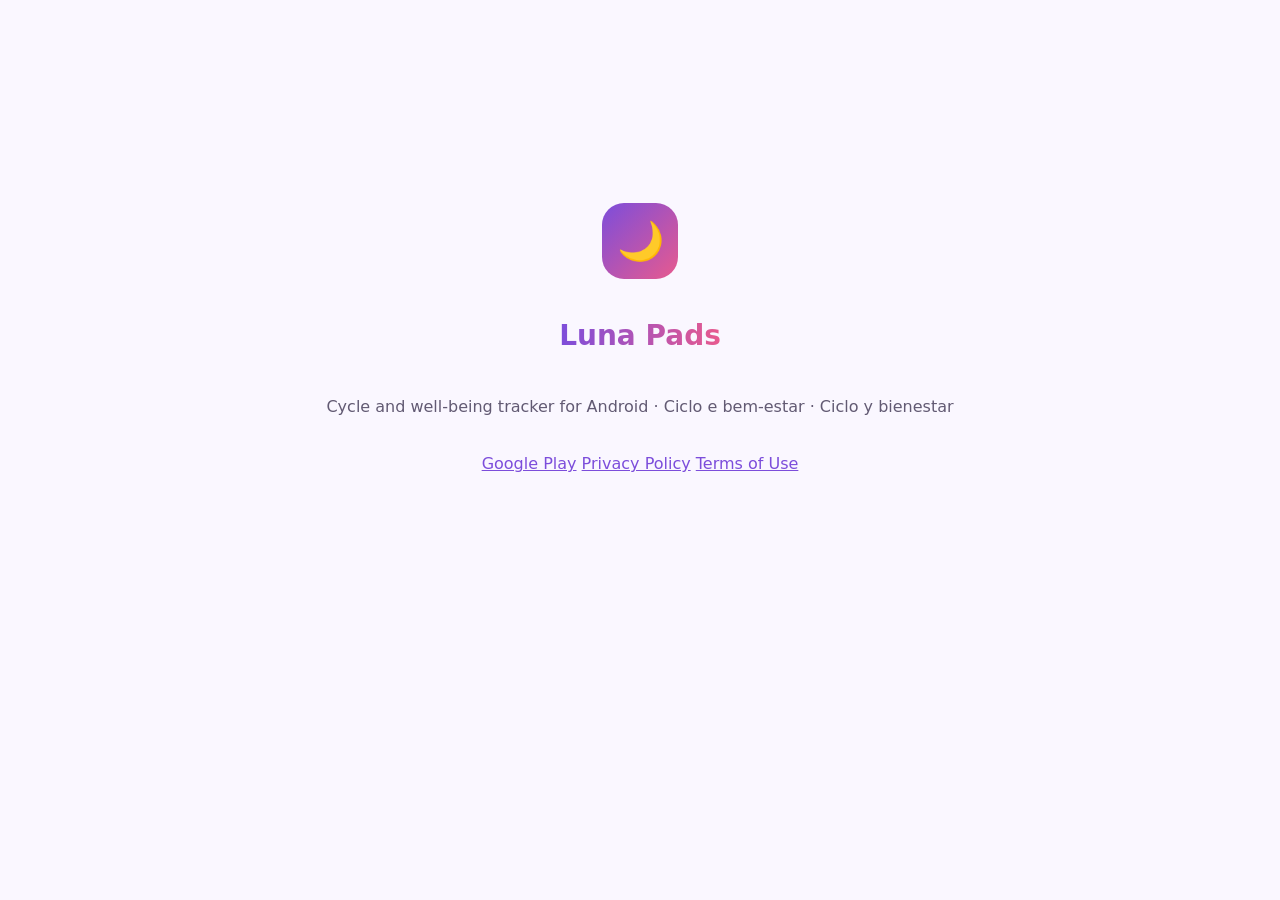
<file: index.html>
<!doctype html>
<html lang="en">
<head>
<meta charset="utf-8">
<meta name="viewport" content="width=device-width, initial-scale=1">
<title>Luna Pads</title>
<link rel="stylesheet" href="style.css">
</head>
<body>
<main class="hero">
  <div class="moon">🌙</div>
  <h1>Luna Pads</h1>
  <p class="muted">Cycle and well-being tracker for Android · Ciclo e bem-estar · Ciclo y bienestar</p>
  <p>
    <a href="https://play.google.com/store/apps/details?id=apps.henrcxs.lunapads">Google Play</a>
    <a href="privacy.html">Privacy Policy</a>
    <a href="terms.html">Terms of Use</a>
  </p>
</main>
</body>
</html>
</file>
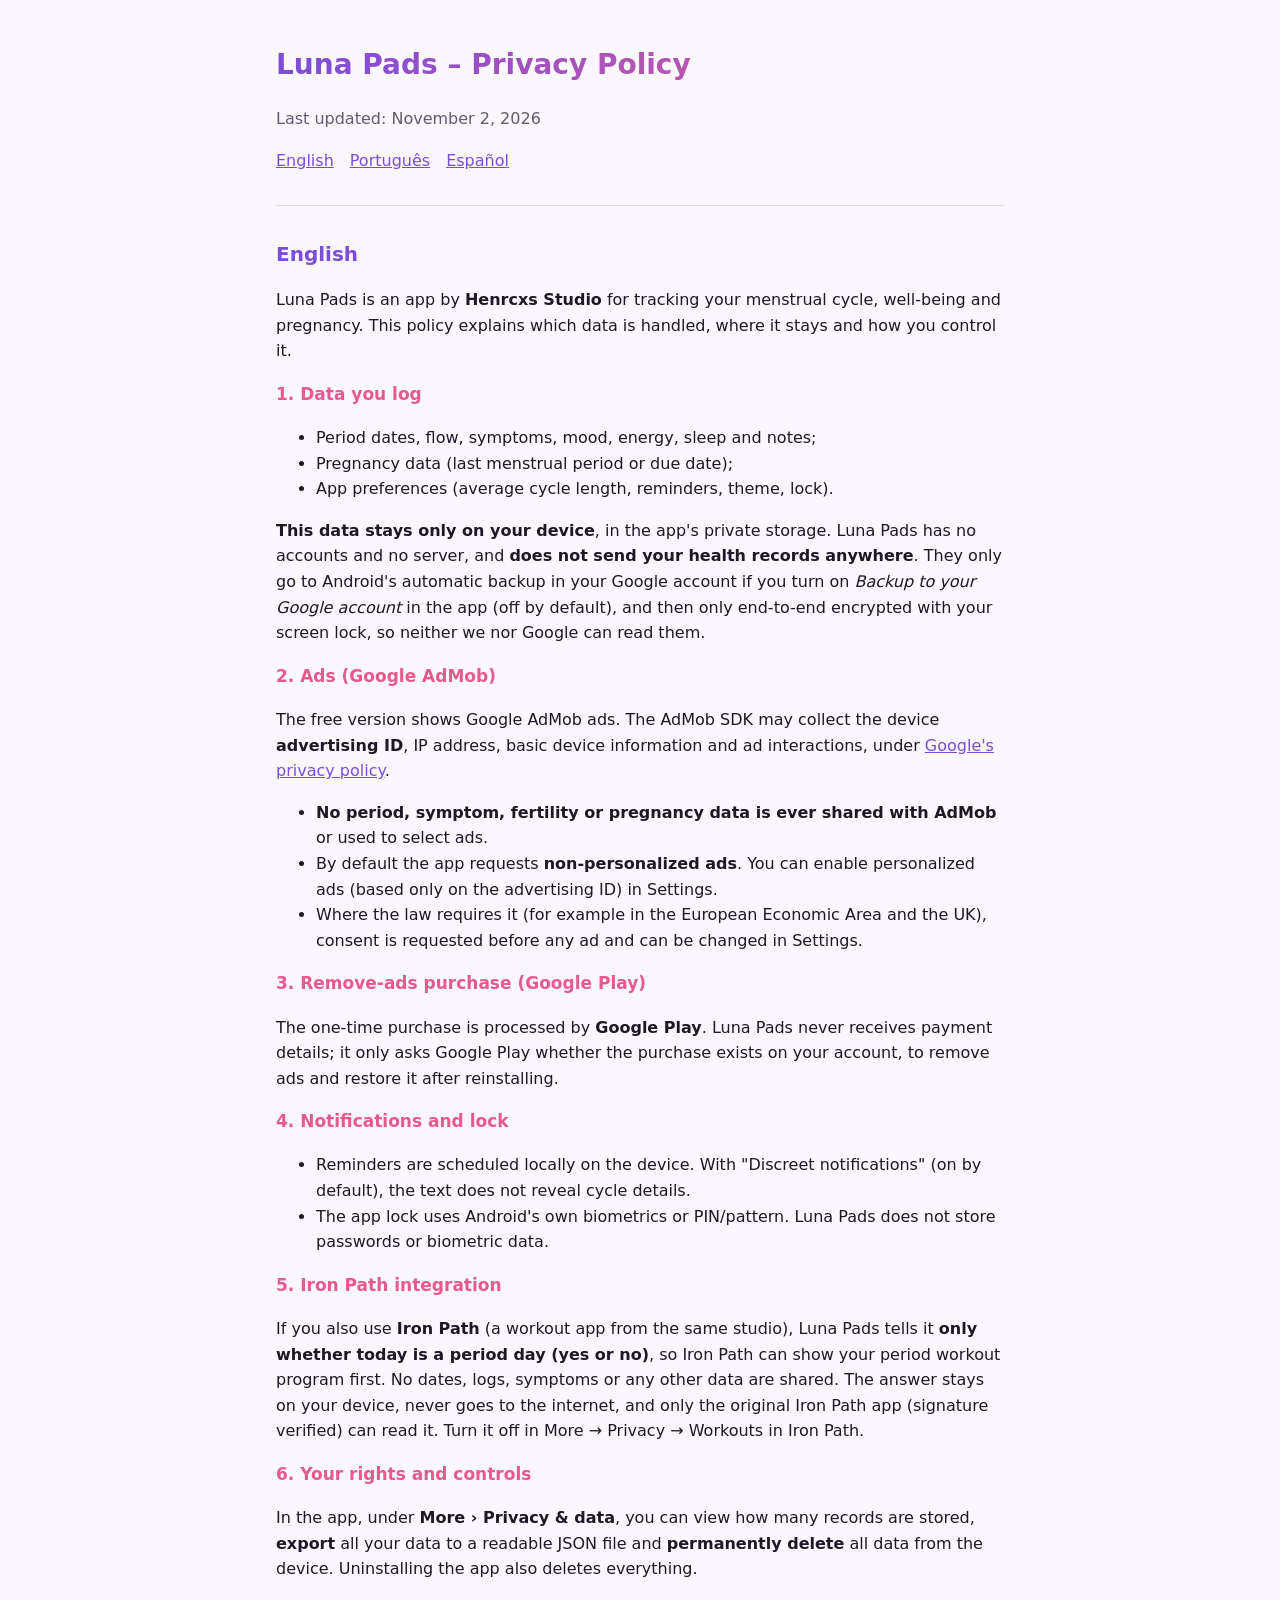
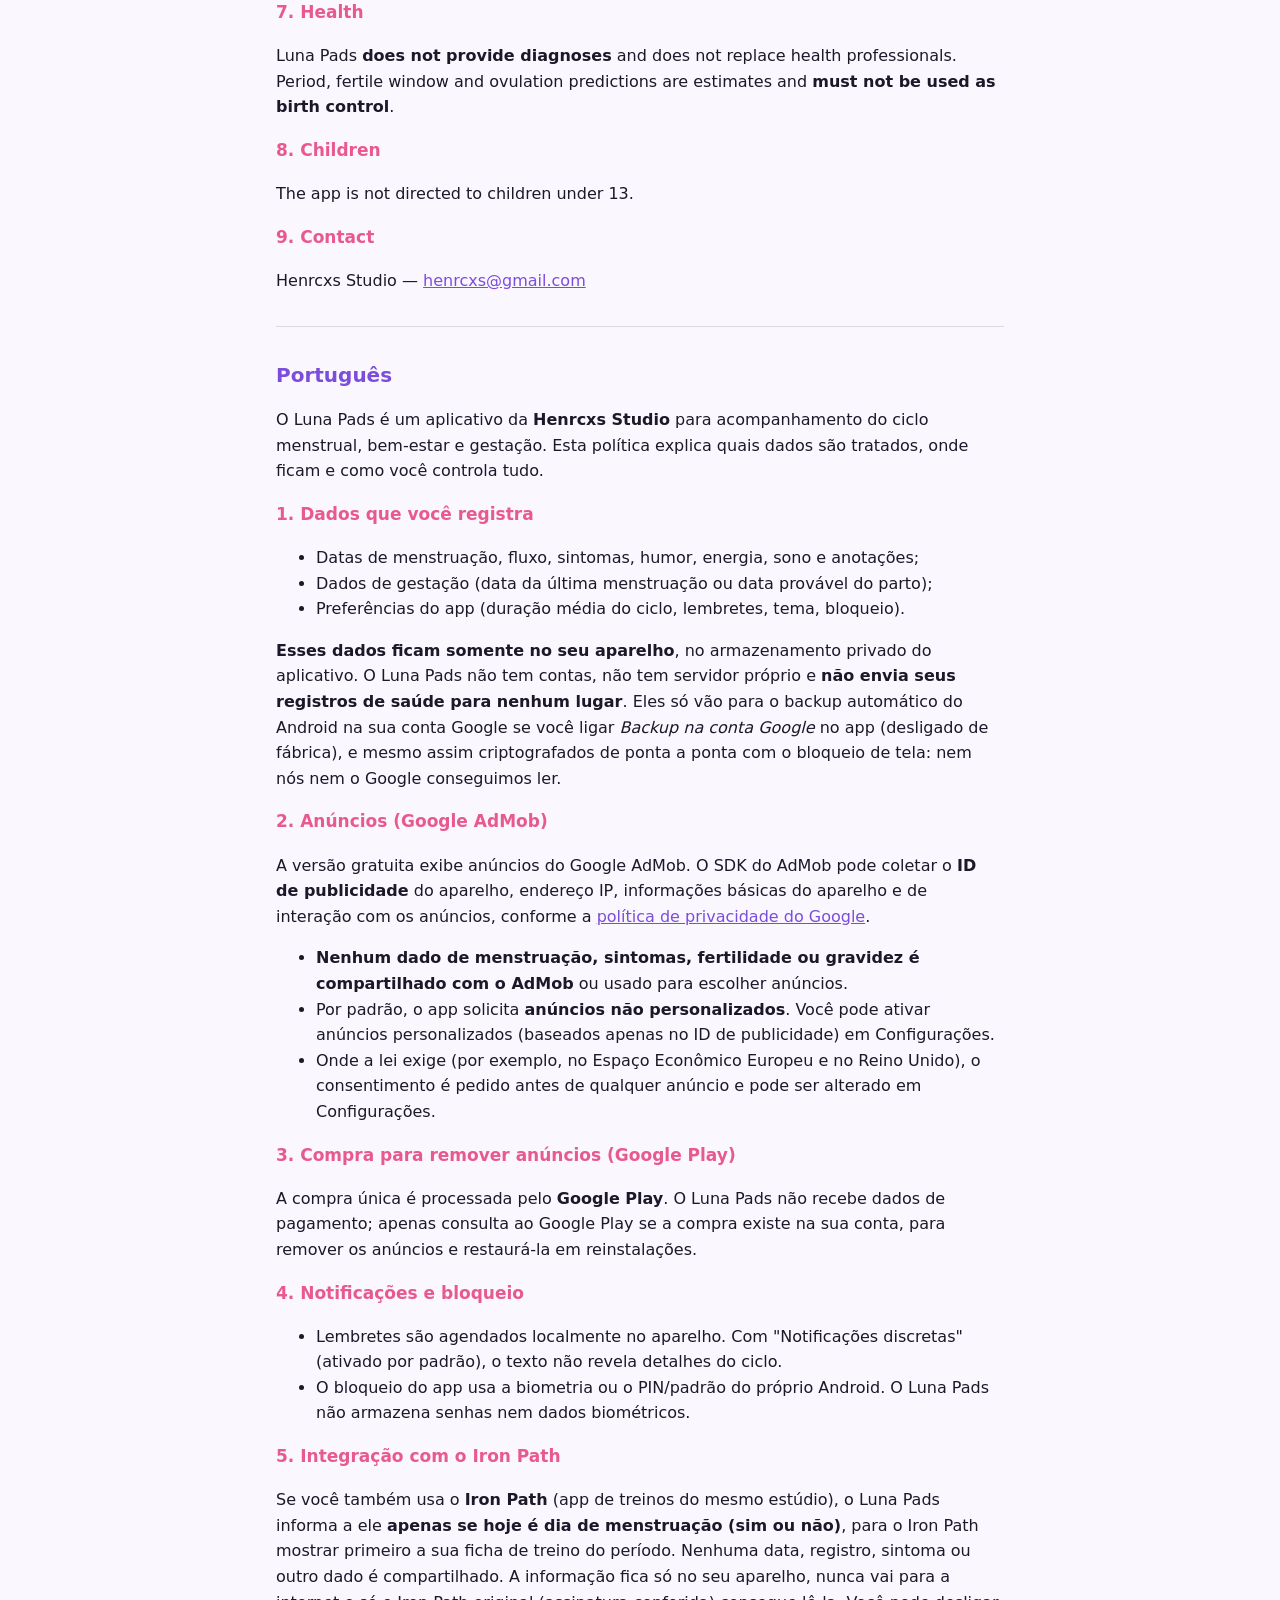
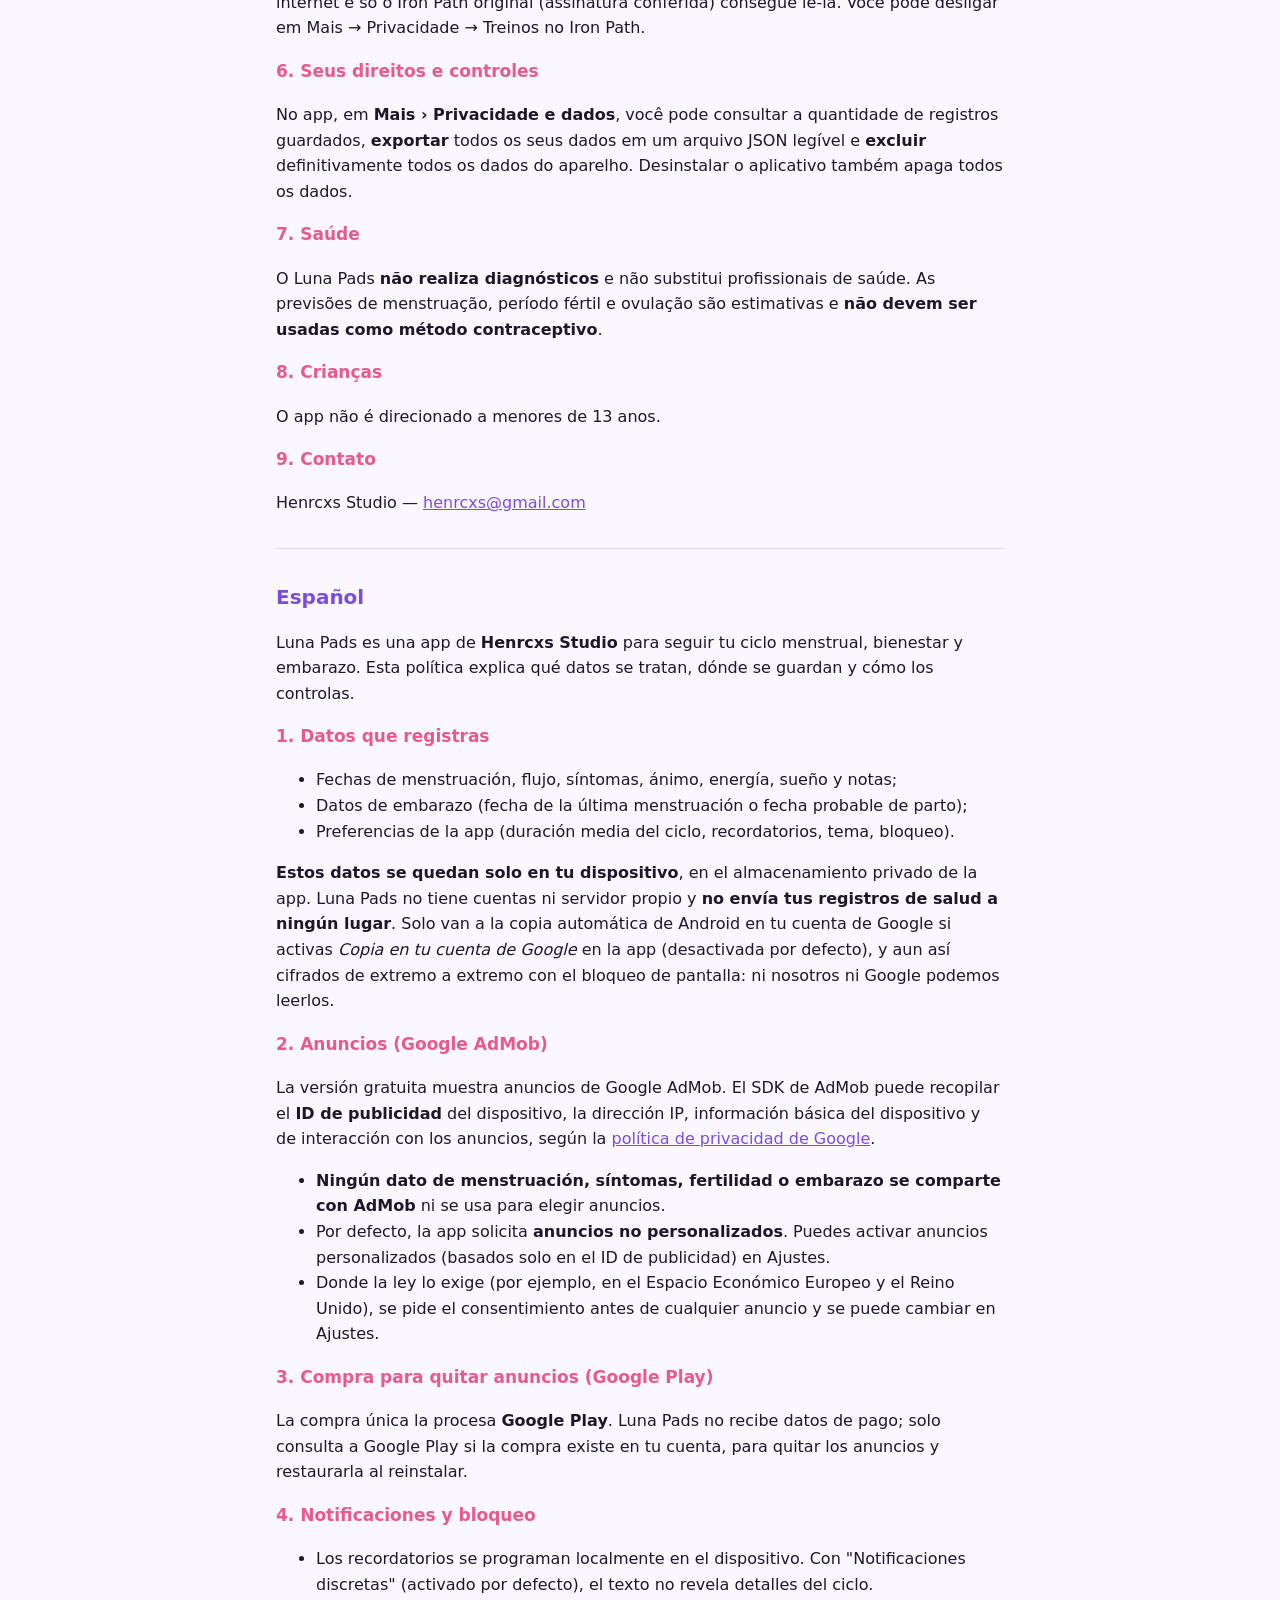
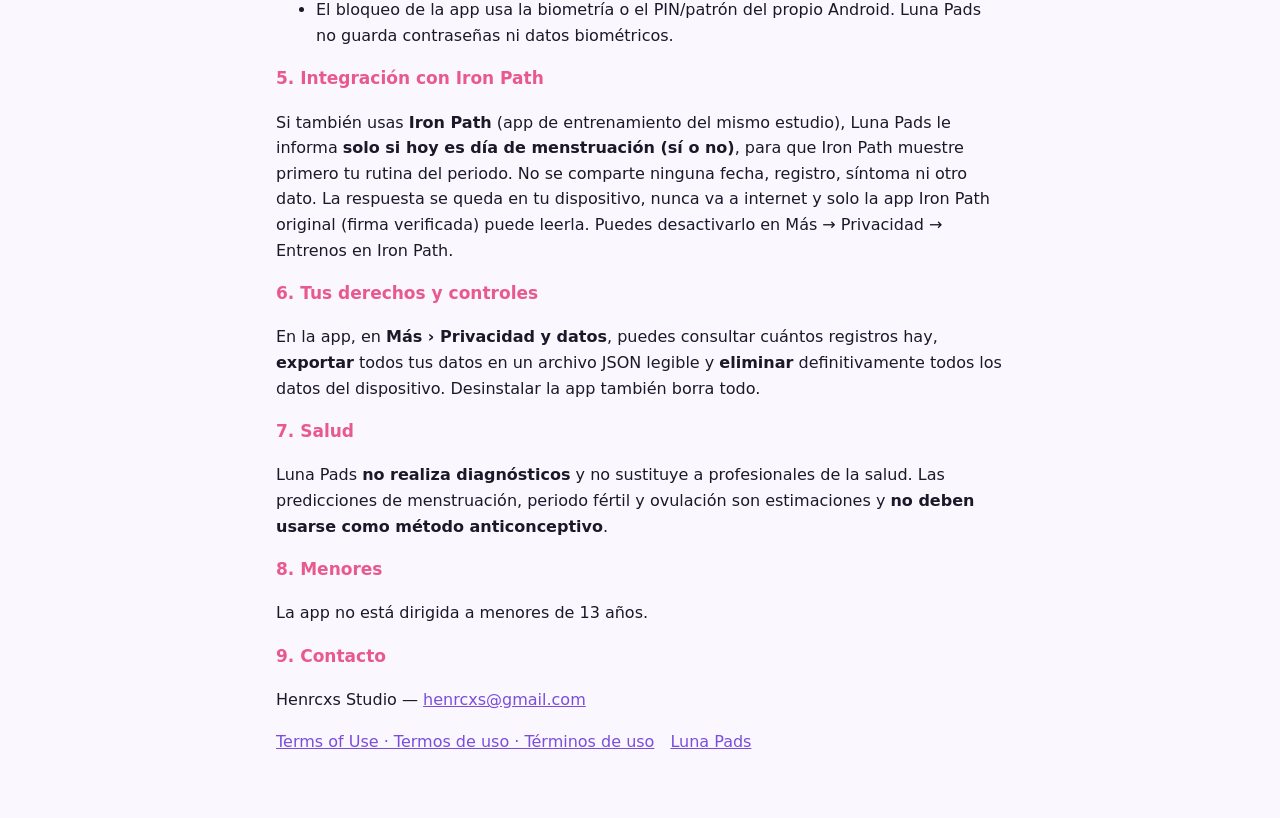
<file: privacy.html>
<!doctype html>
<html lang="en">
<head>
<meta charset="utf-8">
<meta name="viewport" content="width=device-width, initial-scale=1">
<title>Luna Pads – Privacy Policy</title>
<link rel="stylesheet" href="style.css">
</head>
<body>
<main>
<h1>Luna Pads – Privacy Policy</h1>
<p class="muted">Last updated: November 2, 2026</p>
<nav><a href="#en">English</a><a href="#pt">Português</a><a href="#es">Español</a></nav>

<section id="en">
<h2>English</h2>
<p>Luna Pads is an app by <strong>Henrcxs Studio</strong> for tracking your menstrual cycle, well-being and pregnancy. This policy explains which data is handled, where it stays and how you control it.</p>
<h3>1. Data you log</h3>
<ul>
<li>Period dates, flow, symptoms, mood, energy, sleep and notes;</li>
<li>Pregnancy data (last menstrual period or due date);</li>
<li>App preferences (average cycle length, reminders, theme, lock).</li>
</ul>
<p><strong>This data stays only on your device</strong>, in the app's private storage. Luna Pads has no accounts and no server, and <strong>does not send your health records anywhere</strong>. They only go to Android's automatic backup in your Google account if you turn on <em>Backup to your Google account</em> in the app (off by default), and then only end-to-end encrypted with your screen lock, so neither we nor Google can read them.</p>
<h3>2. Ads (Google AdMob)</h3>
<p>The free version shows Google AdMob ads. The AdMob SDK may collect the device <strong>advertising ID</strong>, IP address, basic device information and ad interactions, under <a href="https://policies.google.com/privacy">Google's privacy policy</a>.</p>
<ul>
<li><strong>No period, symptom, fertility or pregnancy data is ever shared with AdMob</strong> or used to select ads.</li>
<li>By default the app requests <strong>non-personalized ads</strong>. You can enable personalized ads (based only on the advertising ID) in Settings.</li>
<li>Where the law requires it (for example in the European Economic Area and the UK), consent is requested before any ad and can be changed in Settings.</li>
</ul>
<h3>3. Remove-ads purchase (Google Play)</h3>
<p>The one-time purchase is processed by <strong>Google Play</strong>. Luna Pads never receives payment details; it only asks Google Play whether the purchase exists on your account, to remove ads and restore it after reinstalling.</p>
<h3>4. Notifications and lock</h3>
<ul>
<li>Reminders are scheduled locally on the device. With "Discreet notifications" (on by default), the text does not reveal cycle details.</li>
<li>The app lock uses Android's own biometrics or PIN/pattern. Luna Pads does not store passwords or biometric data.</li>
</ul>
<h3>5. Iron Path integration</h3>
<p>If you also use <strong>Iron Path</strong> (a workout app from the same studio), Luna Pads tells it <strong>only whether today is a period day (yes or no)</strong>, so Iron Path can show your period workout program first. No dates, logs, symptoms or any other data are shared. The answer stays on your device, never goes to the internet, and only the original Iron Path app (signature verified) can read it. Turn it off in More → Privacy → Workouts in Iron Path.</p>
<h3>6. Your rights and controls</h3>
<p>In the app, under <strong>More › Privacy & data</strong>, you can view how many records are stored, <strong>export</strong> all your data to a readable JSON file and <strong>permanently delete</strong> all data from the device. Uninstalling the app also deletes everything.</p>
<h3>7. Health</h3>
<p>Luna Pads <strong>does not provide diagnoses</strong> and does not replace health professionals. Period, fertile window and ovulation predictions are estimates and <strong>must not be used as birth control</strong>.</p>
<h3>8. Children</h3>
<p>The app is not directed to children under 13.</p>
<h3>9. Contact</h3>
<p>Henrcxs Studio — <a href="mailto:henrcxs@gmail.com">henrcxs@gmail.com</a></p>
</section>

<section id="pt">
<h2>Português</h2>
<p>O Luna Pads é um aplicativo da <strong>Henrcxs Studio</strong> para acompanhamento do ciclo menstrual, bem-estar e gestação. Esta política explica quais dados são tratados, onde ficam e como você controla tudo.</p>
<h3>1. Dados que você registra</h3>
<ul>
<li>Datas de menstruação, fluxo, sintomas, humor, energia, sono e anotações;</li>
<li>Dados de gestação (data da última menstruação ou data provável do parto);</li>
<li>Preferências do app (duração média do ciclo, lembretes, tema, bloqueio).</li>
</ul>
<p><strong>Esses dados ficam somente no seu aparelho</strong>, no armazenamento privado do aplicativo. O Luna Pads não tem contas, não tem servidor próprio e <strong>não envia seus registros de saúde para nenhum lugar</strong>. Eles só vão para o backup automático do Android na sua conta Google se você ligar <em>Backup na conta Google</em> no app (desligado de fábrica), e mesmo assim criptografados de ponta a ponta com o bloqueio de tela: nem nós nem o Google conseguimos ler.</p>
<h3>2. Anúncios (Google AdMob)</h3>
<p>A versão gratuita exibe anúncios do Google AdMob. O SDK do AdMob pode coletar o <strong>ID de publicidade</strong> do aparelho, endereço IP, informações básicas do aparelho e de interação com os anúncios, conforme a <a href="https://policies.google.com/privacy?hl=pt-BR">política de privacidade do Google</a>.</p>
<ul>
<li><strong>Nenhum dado de menstruação, sintomas, fertilidade ou gravidez é compartilhado com o AdMob</strong> ou usado para escolher anúncios.</li>
<li>Por padrão, o app solicita <strong>anúncios não personalizados</strong>. Você pode ativar anúncios personalizados (baseados apenas no ID de publicidade) em Configurações.</li>
<li>Onde a lei exige (por exemplo, no Espaço Econômico Europeu e no Reino Unido), o consentimento é pedido antes de qualquer anúncio e pode ser alterado em Configurações.</li>
</ul>
<h3>3. Compra para remover anúncios (Google Play)</h3>
<p>A compra única é processada pelo <strong>Google Play</strong>. O Luna Pads não recebe dados de pagamento; apenas consulta ao Google Play se a compra existe na sua conta, para remover os anúncios e restaurá-la em reinstalações.</p>
<h3>4. Notificações e bloqueio</h3>
<ul>
<li>Lembretes são agendados localmente no aparelho. Com "Notificações discretas" (ativado por padrão), o texto não revela detalhes do ciclo.</li>
<li>O bloqueio do app usa a biometria ou o PIN/padrão do próprio Android. O Luna Pads não armazena senhas nem dados biométricos.</li>
</ul>
<h3>5. Integração com o Iron Path</h3>
<p>Se você também usa o <strong>Iron Path</strong> (app de treinos do mesmo estúdio), o Luna Pads informa a ele <strong>apenas se hoje é dia de menstruação (sim ou não)</strong>, para o Iron Path mostrar primeiro a sua ficha de treino do período. Nenhuma data, registro, sintoma ou outro dado é compartilhado. A informação fica só no seu aparelho, nunca vai para a internet e só o Iron Path original (assinatura conferida) consegue lê-la. Você pode desligar em Mais → Privacidade → Treinos no Iron Path.</p>
<h3>6. Seus direitos e controles</h3>
<p>No app, em <strong>Mais › Privacidade e dados</strong>, você pode consultar a quantidade de registros guardados, <strong>exportar</strong> todos os seus dados em um arquivo JSON legível e <strong>excluir</strong> definitivamente todos os dados do aparelho. Desinstalar o aplicativo também apaga todos os dados.</p>
<h3>7. Saúde</h3>
<p>O Luna Pads <strong>não realiza diagnósticos</strong> e não substitui profissionais de saúde. As previsões de menstruação, período fértil e ovulação são estimativas e <strong>não devem ser usadas como método contraceptivo</strong>.</p>
<h3>8. Crianças</h3>
<p>O app não é direcionado a menores de 13 anos.</p>
<h3>9. Contato</h3>
<p>Henrcxs Studio — <a href="mailto:henrcxs@gmail.com">henrcxs@gmail.com</a></p>
</section>

<section id="es">
<h2>Español</h2>
<p>Luna Pads es una app de <strong>Henrcxs Studio</strong> para seguir tu ciclo menstrual, bienestar y embarazo. Esta política explica qué datos se tratan, dónde se guardan y cómo los controlas.</p>
<h3>1. Datos que registras</h3>
<ul>
<li>Fechas de menstruación, flujo, síntomas, ánimo, energía, sueño y notas;</li>
<li>Datos de embarazo (fecha de la última menstruación o fecha probable de parto);</li>
<li>Preferencias de la app (duración media del ciclo, recordatorios, tema, bloqueo).</li>
</ul>
<p><strong>Estos datos se quedan solo en tu dispositivo</strong>, en el almacenamiento privado de la app. Luna Pads no tiene cuentas ni servidor propio y <strong>no envía tus registros de salud a ningún lugar</strong>. Solo van a la copia automática de Android en tu cuenta de Google si activas <em>Copia en tu cuenta de Google</em> en la app (desactivada por defecto), y aun así cifrados de extremo a extremo con el bloqueo de pantalla: ni nosotros ni Google podemos leerlos.</p>
<h3>2. Anuncios (Google AdMob)</h3>
<p>La versión gratuita muestra anuncios de Google AdMob. El SDK de AdMob puede recopilar el <strong>ID de publicidad</strong> del dispositivo, la dirección IP, información básica del dispositivo y de interacción con los anuncios, según la <a href="https://policies.google.com/privacy?hl=es">política de privacidad de Google</a>.</p>
<ul>
<li><strong>Ningún dato de menstruación, síntomas, fertilidad o embarazo se comparte con AdMob</strong> ni se usa para elegir anuncios.</li>
<li>Por defecto, la app solicita <strong>anuncios no personalizados</strong>. Puedes activar anuncios personalizados (basados solo en el ID de publicidad) en Ajustes.</li>
<li>Donde la ley lo exige (por ejemplo, en el Espacio Económico Europeo y el Reino Unido), se pide el consentimiento antes de cualquier anuncio y se puede cambiar en Ajustes.</li>
</ul>
<h3>3. Compra para quitar anuncios (Google Play)</h3>
<p>La compra única la procesa <strong>Google Play</strong>. Luna Pads no recibe datos de pago; solo consulta a Google Play si la compra existe en tu cuenta, para quitar los anuncios y restaurarla al reinstalar.</p>
<h3>4. Notificaciones y bloqueo</h3>
<ul>
<li>Los recordatorios se programan localmente en el dispositivo. Con "Notificaciones discretas" (activado por defecto), el texto no revela detalles del ciclo.</li>
<li>El bloqueo de la app usa la biometría o el PIN/patrón del propio Android. Luna Pads no guarda contraseñas ni datos biométricos.</li>
</ul>
<h3>5. Integración con Iron Path</h3>
<p>Si también usas <strong>Iron Path</strong> (app de entrenamiento del mismo estudio), Luna Pads le informa <strong>solo si hoy es día de menstruación (sí o no)</strong>, para que Iron Path muestre primero tu rutina del periodo. No se comparte ninguna fecha, registro, síntoma ni otro dato. La respuesta se queda en tu dispositivo, nunca va a internet y solo la app Iron Path original (firma verificada) puede leerla. Puedes desactivarlo en Más → Privacidad → Entrenos en Iron Path.</p>
<h3>6. Tus derechos y controles</h3>
<p>En la app, en <strong>Más › Privacidad y datos</strong>, puedes consultar cuántos registros hay, <strong>exportar</strong> todos tus datos en un archivo JSON legible y <strong>eliminar</strong> definitivamente todos los datos del dispositivo. Desinstalar la app también borra todo.</p>
<h3>7. Salud</h3>
<p>Luna Pads <strong>no realiza diagnósticos</strong> y no sustituye a profesionales de la salud. Las predicciones de menstruación, periodo fértil y ovulación son estimaciones y <strong>no deben usarse como método anticonceptivo</strong>.</p>
<h3>8. Menores</h3>
<p>La app no está dirigida a menores de 13 años.</p>
<h3>9. Contacto</h3>
<p>Henrcxs Studio — <a href="mailto:henrcxs@gmail.com">henrcxs@gmail.com</a></p>
</section>
<footer><p><a href="terms.html">Terms of Use · Termos de uso · Términos de uso</a><a href="index.html">Luna Pads</a></p></footer>
</main>
</body>
</html>
</file>
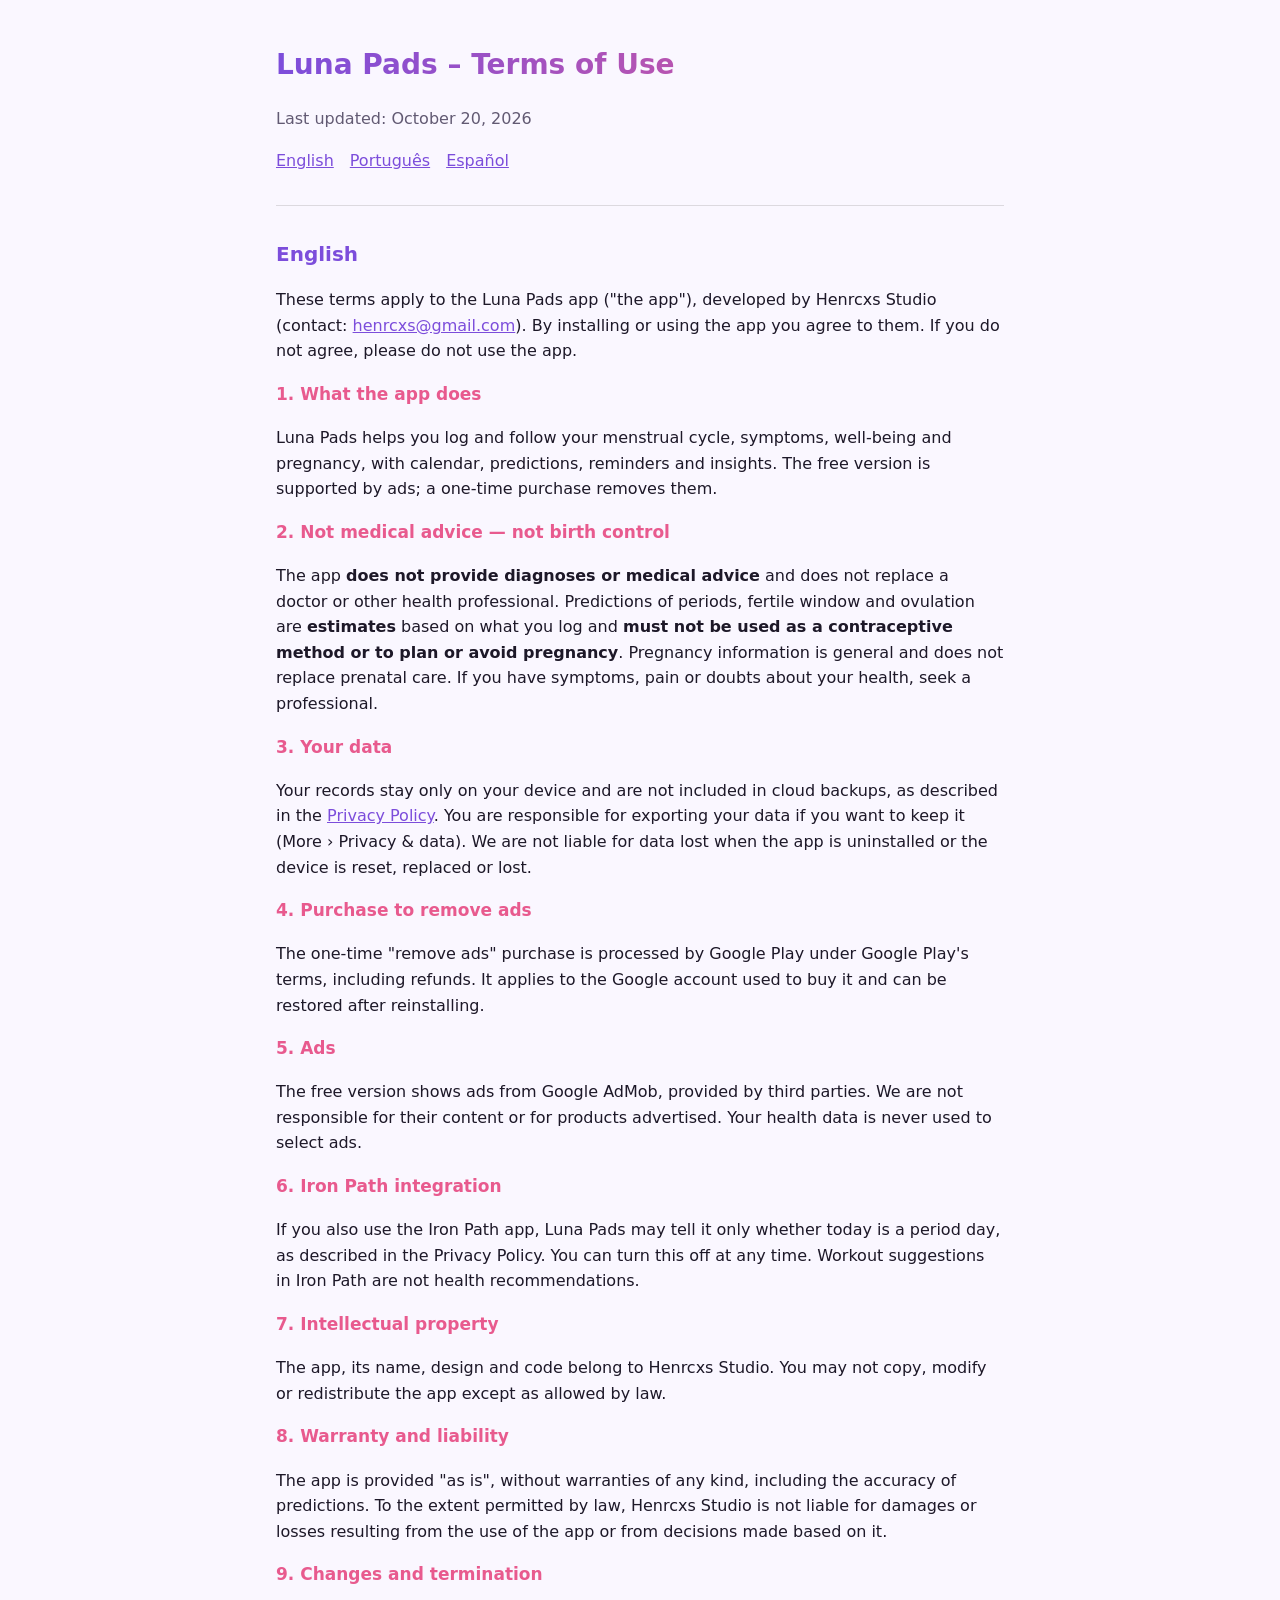
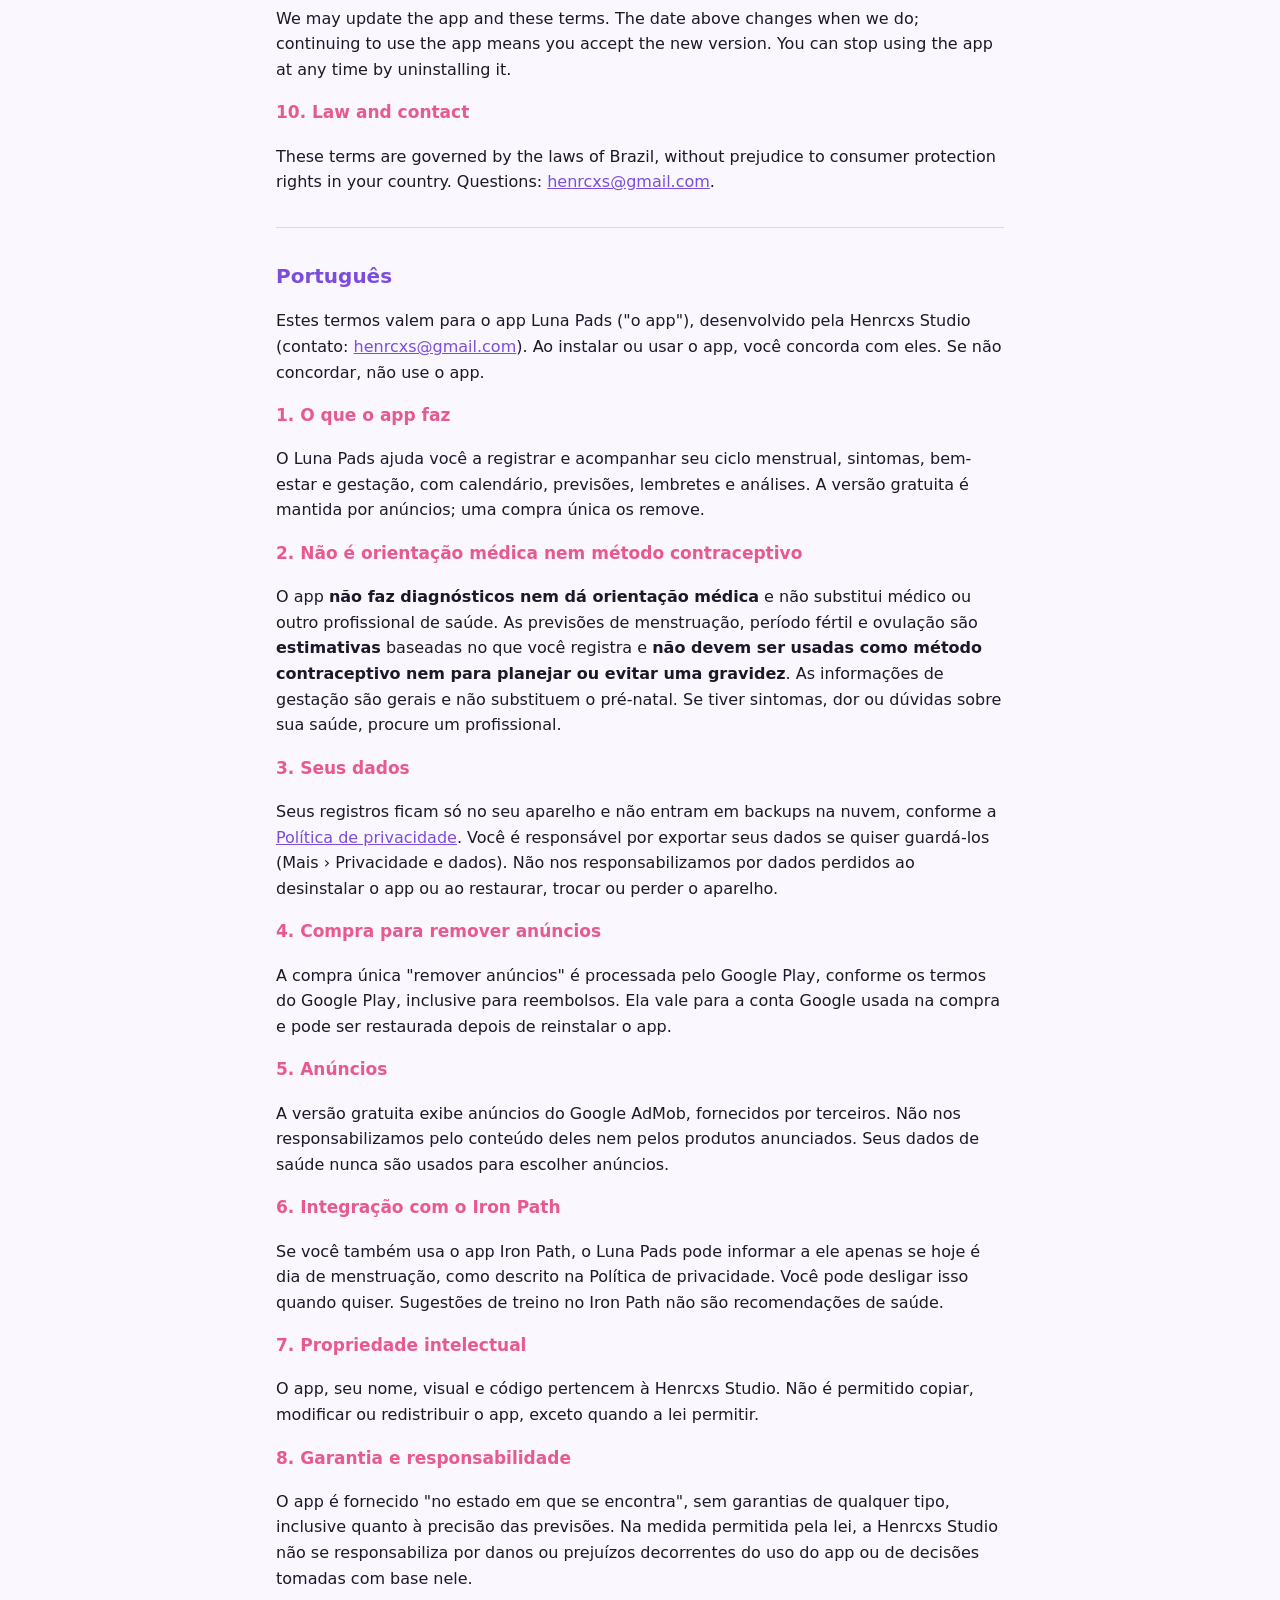
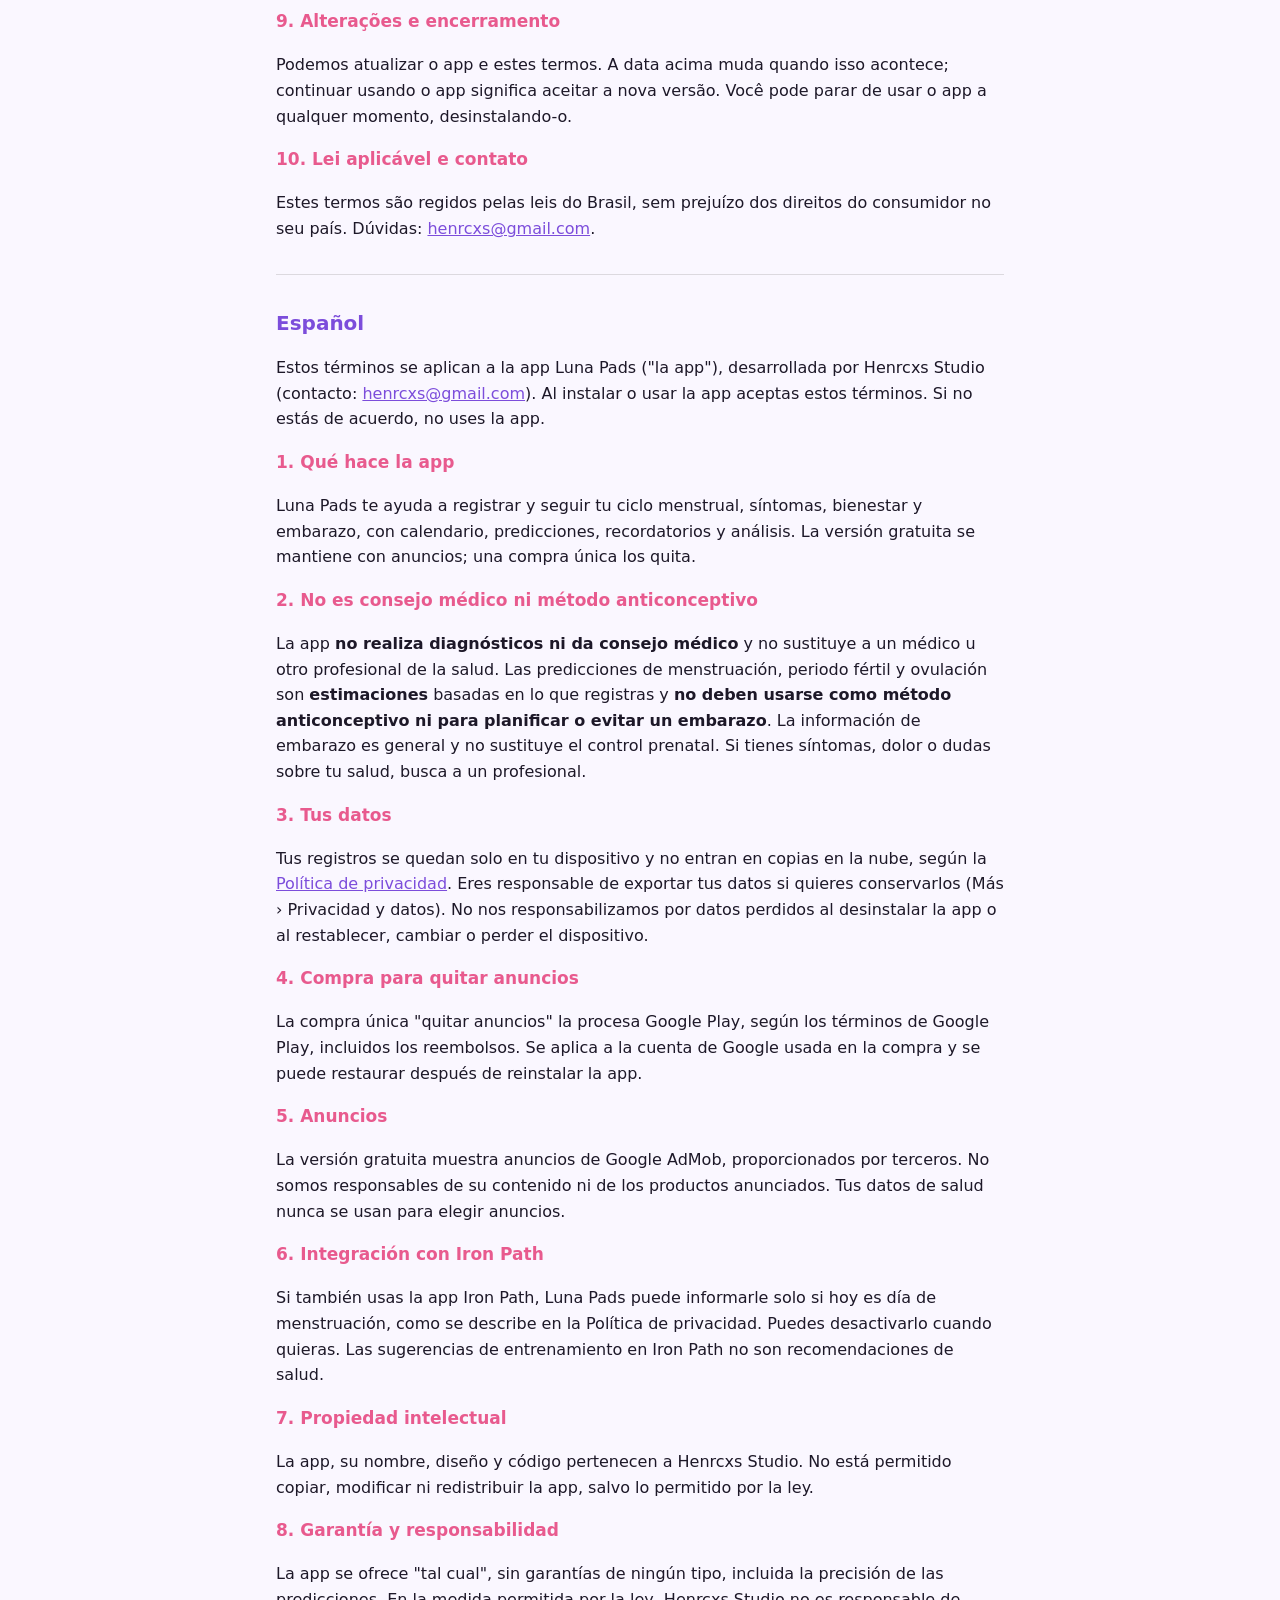
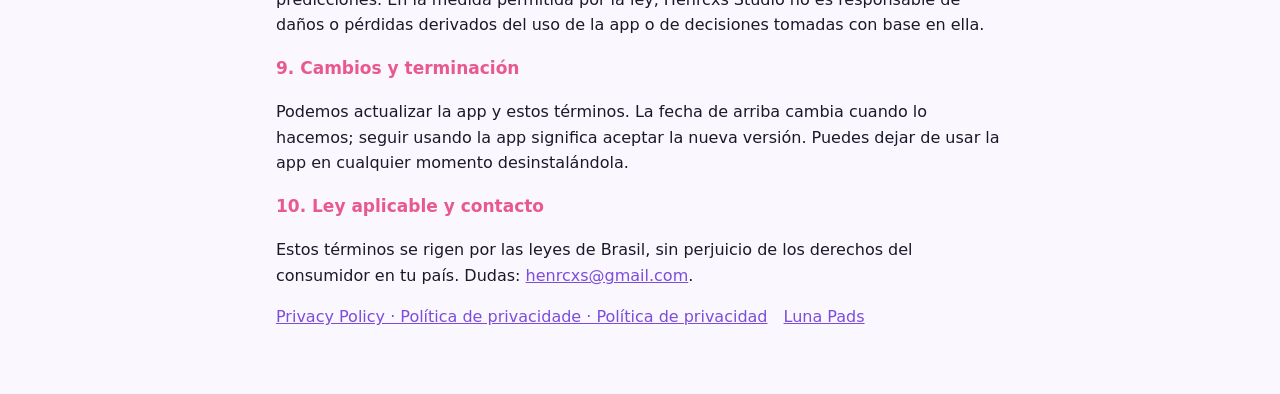
<file: terms.html>
<!doctype html>
<html lang="en">
<head>
<meta charset="utf-8">
<meta name="viewport" content="width=device-width, initial-scale=1">
<title>Luna Pads – Terms of Use</title>
<link rel="stylesheet" href="style.css">
</head>
<body>
<main>
<h1>Luna Pads – Terms of Use</h1>
<p class="muted">Last updated: October 20, 2026</p>
<nav><a href="#en">English</a><a href="#pt">Português</a><a href="#es">Español</a></nav>

<section id="en">
<h2>English</h2>
<p>These terms apply to the Luna Pads app ("the app"), developed by Henrcxs Studio (contact: <a href="mailto:henrcxs@gmail.com">henrcxs@gmail.com</a>). By installing or using the app you agree to them. If you do not agree, please do not use the app.</p>
<h3>1. What the app does</h3>
<p>Luna Pads helps you log and follow your menstrual cycle, symptoms, well-being and pregnancy, with calendar, predictions, reminders and insights. The free version is supported by ads; a one-time purchase removes them.</p>
<h3>2. Not medical advice — not birth control</h3>
<p>The app <strong>does not provide diagnoses or medical advice</strong> and does not replace a doctor or other health professional. Predictions of periods, fertile window and ovulation are <strong>estimates</strong> based on what you log and <strong>must not be used as a contraceptive method or to plan or avoid pregnancy</strong>. Pregnancy information is general and does not replace prenatal care. If you have symptoms, pain or doubts about your health, seek a professional.</p>
<h3>3. Your data</h3>
<p>Your records stay only on your device and are not included in cloud backups, as described in the <a href="privacy.html">Privacy Policy</a>. You are responsible for exporting your data if you want to keep it (More › Privacy & data). We are not liable for data lost when the app is uninstalled or the device is reset, replaced or lost.</p>
<h3>4. Purchase to remove ads</h3>
<p>The one-time "remove ads" purchase is processed by Google Play under Google Play's terms, including refunds. It applies to the Google account used to buy it and can be restored after reinstalling.</p>
<h3>5. Ads</h3>
<p>The free version shows ads from Google AdMob, provided by third parties. We are not responsible for their content or for products advertised. Your health data is never used to select ads.</p>
<h3>6. Iron Path integration</h3>
<p>If you also use the Iron Path app, Luna Pads may tell it only whether today is a period day, as described in the Privacy Policy. You can turn this off at any time. Workout suggestions in Iron Path are not health recommendations.</p>
<h3>7. Intellectual property</h3>
<p>The app, its name, design and code belong to Henrcxs Studio. You may not copy, modify or redistribute the app except as allowed by law.</p>
<h3>8. Warranty and liability</h3>
<p>The app is provided "as is", without warranties of any kind, including the accuracy of predictions. To the extent permitted by law, Henrcxs Studio is not liable for damages or losses resulting from the use of the app or from decisions made based on it.</p>
<h3>9. Changes and termination</h3>
<p>We may update the app and these terms. The date above changes when we do; continuing to use the app means you accept the new version. You can stop using the app at any time by uninstalling it.</p>
<h3>10. Law and contact</h3>
<p>These terms are governed by the laws of Brazil, without prejudice to consumer protection rights in your country. Questions: <a href="mailto:henrcxs@gmail.com">henrcxs@gmail.com</a>.</p>
</section>

<section id="pt">
<h2>Português</h2>
<p>Estes termos valem para o app Luna Pads ("o app"), desenvolvido pela Henrcxs Studio (contato: <a href="mailto:henrcxs@gmail.com">henrcxs@gmail.com</a>). Ao instalar ou usar o app, você concorda com eles. Se não concordar, não use o app.</p>
<h3>1. O que o app faz</h3>
<p>O Luna Pads ajuda você a registrar e acompanhar seu ciclo menstrual, sintomas, bem-estar e gestação, com calendário, previsões, lembretes e análises. A versão gratuita é mantida por anúncios; uma compra única os remove.</p>
<h3>2. Não é orientação médica nem método contraceptivo</h3>
<p>O app <strong>não faz diagnósticos nem dá orientação médica</strong> e não substitui médico ou outro profissional de saúde. As previsões de menstruação, período fértil e ovulação são <strong>estimativas</strong> baseadas no que você registra e <strong>não devem ser usadas como método contraceptivo nem para planejar ou evitar uma gravidez</strong>. As informações de gestação são gerais e não substituem o pré-natal. Se tiver sintomas, dor ou dúvidas sobre sua saúde, procure um profissional.</p>
<h3>3. Seus dados</h3>
<p>Seus registros ficam só no seu aparelho e não entram em backups na nuvem, conforme a <a href="privacy.html">Política de privacidade</a>. Você é responsável por exportar seus dados se quiser guardá-los (Mais › Privacidade e dados). Não nos responsabilizamos por dados perdidos ao desinstalar o app ou ao restaurar, trocar ou perder o aparelho.</p>
<h3>4. Compra para remover anúncios</h3>
<p>A compra única "remover anúncios" é processada pelo Google Play, conforme os termos do Google Play, inclusive para reembolsos. Ela vale para a conta Google usada na compra e pode ser restaurada depois de reinstalar o app.</p>
<h3>5. Anúncios</h3>
<p>A versão gratuita exibe anúncios do Google AdMob, fornecidos por terceiros. Não nos responsabilizamos pelo conteúdo deles nem pelos produtos anunciados. Seus dados de saúde nunca são usados para escolher anúncios.</p>
<h3>6. Integração com o Iron Path</h3>
<p>Se você também usa o app Iron Path, o Luna Pads pode informar a ele apenas se hoje é dia de menstruação, como descrito na Política de privacidade. Você pode desligar isso quando quiser. Sugestões de treino no Iron Path não são recomendações de saúde.</p>
<h3>7. Propriedade intelectual</h3>
<p>O app, seu nome, visual e código pertencem à Henrcxs Studio. Não é permitido copiar, modificar ou redistribuir o app, exceto quando a lei permitir.</p>
<h3>8. Garantia e responsabilidade</h3>
<p>O app é fornecido "no estado em que se encontra", sem garantias de qualquer tipo, inclusive quanto à precisão das previsões. Na medida permitida pela lei, a Henrcxs Studio não se responsabiliza por danos ou prejuízos decorrentes do uso do app ou de decisões tomadas com base nele.</p>
<h3>9. Alterações e encerramento</h3>
<p>Podemos atualizar o app e estes termos. A data acima muda quando isso acontece; continuar usando o app significa aceitar a nova versão. Você pode parar de usar o app a qualquer momento, desinstalando-o.</p>
<h3>10. Lei aplicável e contato</h3>
<p>Estes termos são regidos pelas leis do Brasil, sem prejuízo dos direitos do consumidor no seu país. Dúvidas: <a href="mailto:henrcxs@gmail.com">henrcxs@gmail.com</a>.</p>
</section>

<section id="es">
<h2>Español</h2>
<p>Estos términos se aplican a la app Luna Pads ("la app"), desarrollada por Henrcxs Studio (contacto: <a href="mailto:henrcxs@gmail.com">henrcxs@gmail.com</a>). Al instalar o usar la app aceptas estos términos. Si no estás de acuerdo, no uses la app.</p>
<h3>1. Qué hace la app</h3>
<p>Luna Pads te ayuda a registrar y seguir tu ciclo menstrual, síntomas, bienestar y embarazo, con calendario, predicciones, recordatorios y análisis. La versión gratuita se mantiene con anuncios; una compra única los quita.</p>
<h3>2. No es consejo médico ni método anticonceptivo</h3>
<p>La app <strong>no realiza diagnósticos ni da consejo médico</strong> y no sustituye a un médico u otro profesional de la salud. Las predicciones de menstruación, periodo fértil y ovulación son <strong>estimaciones</strong> basadas en lo que registras y <strong>no deben usarse como método anticonceptivo ni para planificar o evitar un embarazo</strong>. La información de embarazo es general y no sustituye el control prenatal. Si tienes síntomas, dolor o dudas sobre tu salud, busca a un profesional.</p>
<h3>3. Tus datos</h3>
<p>Tus registros se quedan solo en tu dispositivo y no entran en copias en la nube, según la <a href="privacy.html">Política de privacidad</a>. Eres responsable de exportar tus datos si quieres conservarlos (Más › Privacidad y datos). No nos responsabilizamos por datos perdidos al desinstalar la app o al restablecer, cambiar o perder el dispositivo.</p>
<h3>4. Compra para quitar anuncios</h3>
<p>La compra única "quitar anuncios" la procesa Google Play, según los términos de Google Play, incluidos los reembolsos. Se aplica a la cuenta de Google usada en la compra y se puede restaurar después de reinstalar la app.</p>
<h3>5. Anuncios</h3>
<p>La versión gratuita muestra anuncios de Google AdMob, proporcionados por terceros. No somos responsables de su contenido ni de los productos anunciados. Tus datos de salud nunca se usan para elegir anuncios.</p>
<h3>6. Integración con Iron Path</h3>
<p>Si también usas la app Iron Path, Luna Pads puede informarle solo si hoy es día de menstruación, como se describe en la Política de privacidad. Puedes desactivarlo cuando quieras. Las sugerencias de entrenamiento en Iron Path no son recomendaciones de salud.</p>
<h3>7. Propiedad intelectual</h3>
<p>La app, su nombre, diseño y código pertenecen a Henrcxs Studio. No está permitido copiar, modificar ni redistribuir la app, salvo lo permitido por la ley.</p>
<h3>8. Garantía y responsabilidad</h3>
<p>La app se ofrece "tal cual", sin garantías de ningún tipo, incluida la precisión de las predicciones. En la medida permitida por la ley, Henrcxs Studio no es responsable de daños o pérdidas derivados del uso de la app o de decisiones tomadas con base en ella.</p>
<h3>9. Cambios y terminación</h3>
<p>Podemos actualizar la app y estos términos. La fecha de arriba cambia cuando lo hacemos; seguir usando la app significa aceptar la nueva versión. Puedes dejar de usar la app en cualquier momento desinstalándola.</p>
<h3>10. Ley aplicable y contacto</h3>
<p>Estos términos se rigen por las leyes de Brasil, sin perjuicio de los derechos del consumidor en tu país. Dudas: <a href="mailto:henrcxs@gmail.com">henrcxs@gmail.com</a>.</p>
</section>
<footer><p><a href="privacy.html">Privacy Policy · Política de privacidade · Política de privacidad</a><a href="index.html">Luna Pads</a></p></footer>
</main>
</body>
</html>
</file>
<file: style.css>
/* Visual do Luna Pads: lilás, roxo e rosa suave. */
:root { --bg:#faf7ff; --text:#1d1828; --muted:#625a73; --brand:#7c4ddb; --accent:#e85a8e; }
@media (prefers-color-scheme: dark) { :root { --bg:#131019; --text:#eee9f7; --muted:#b0a7c2; --brand:#c4a8ff; --accent:#ff9ec0; } }
* { box-sizing: border-box; }
body { margin:0; background:var(--bg); color:var(--text); font-family:system-ui,-apple-system,Segoe UI,Roboto,sans-serif; line-height:1.6; }
main { max-width:760px; margin:0 auto; padding:24px 16px 48px; }
h1 { font-size:28px; background:linear-gradient(90deg,#7c4ddb,#e85a8e); -webkit-background-clip:text; background-clip:text; color:transparent; }
h2 { font-size:20px; margin-top:32px; color:var(--brand); }
h3 { color:var(--accent); font-size:17px; }
a { color:var(--brand); }
nav a, footer a { margin-right:16px; }
.muted { color:var(--muted); }
section { border-top:1px solid #8884; margin-top:32px; }
.hero { min-height:80vh; display:flex; flex-direction:column; align-items:center; justify-content:center; text-align:center; }
.moon { width:76px; height:76px; border-radius:22px; display:flex; align-items:center; justify-content:center; font-size:38px;
        background:linear-gradient(135deg,#7c4ddb,#e85a8e); margin-bottom:16px; }
</file>
